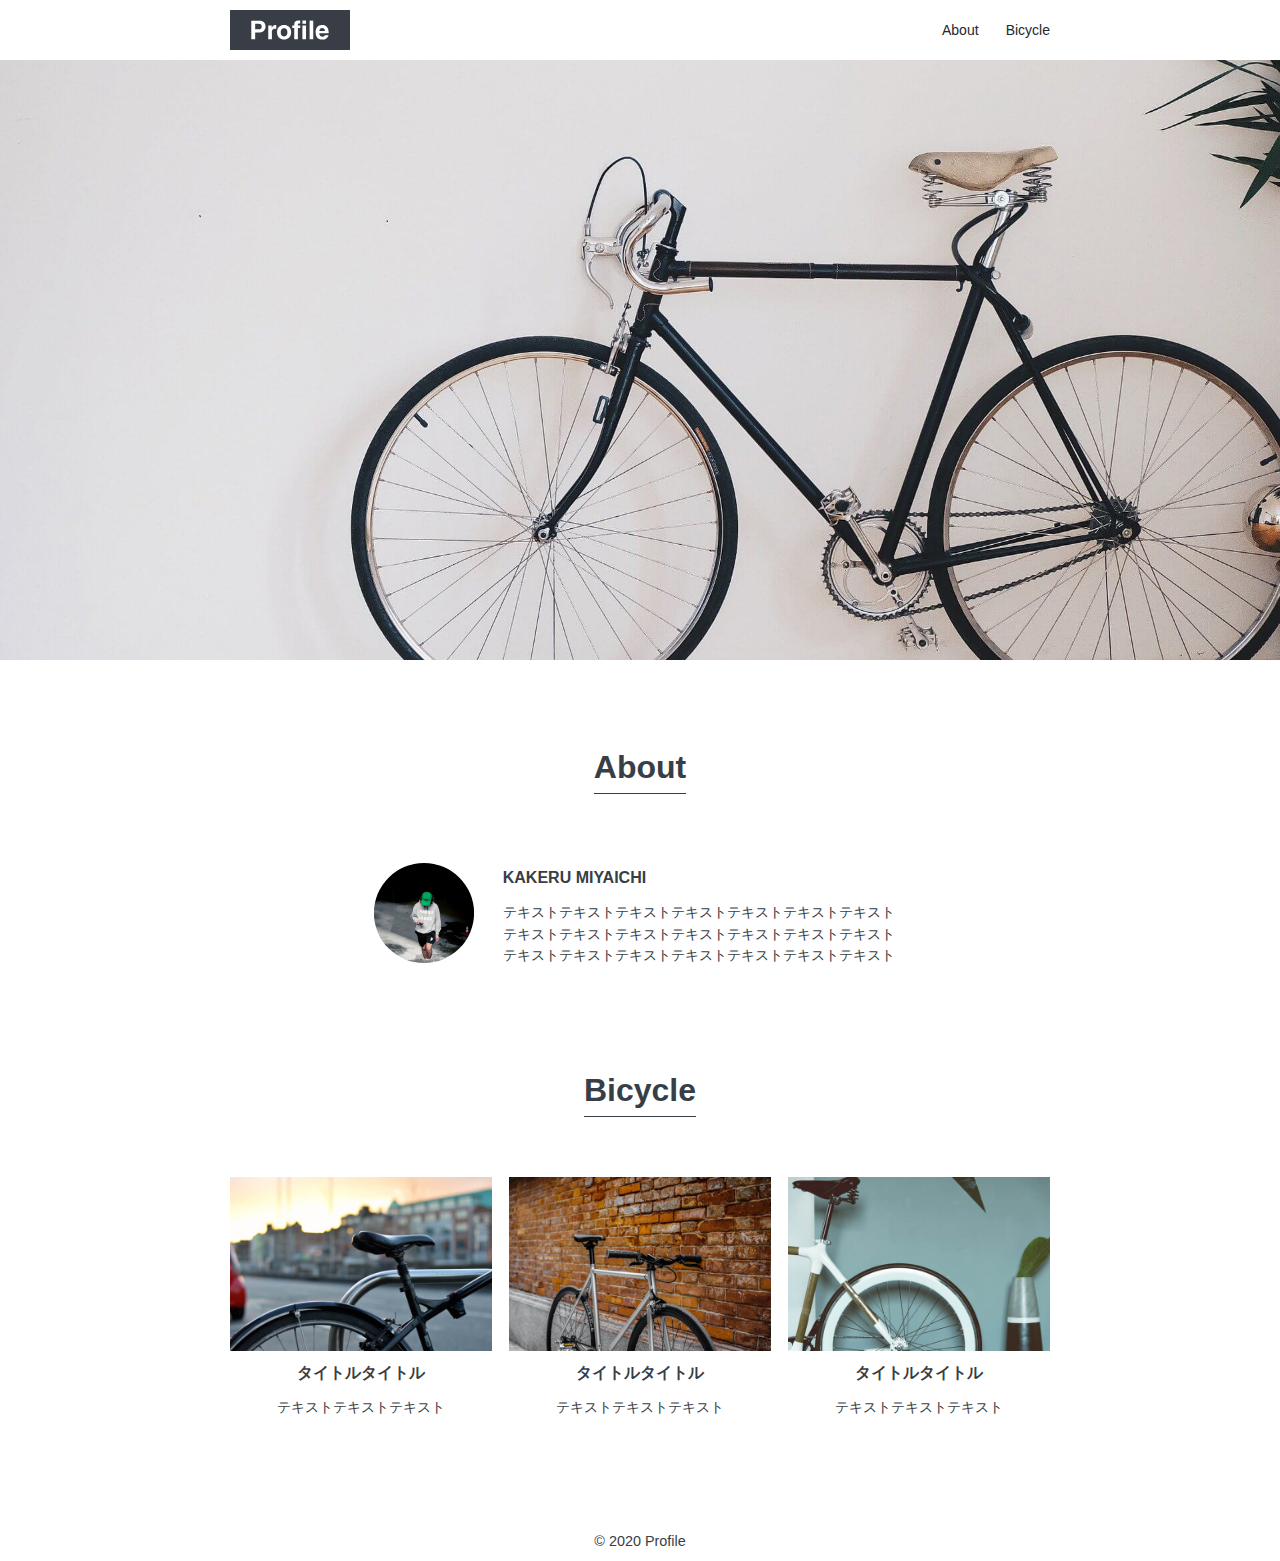
<file: 1/lp/index.html>
<!DOCTYPE html>
<html lang="ja">
<head>
    <meta charset="UTF-8">
    <meta name="viewport" content="width=device-width, initial-scale=1.0">
    <title>Bicycle</title>

    <link rel="stylesheet" type="text/css" href="css/reset.css">
    <link rel="stylesheet" type="text/css" href="css/style.css">
    <link rel="stylesheet" type="text/css" href="css/sp.css">
</head>
<body>
    <!-- header -->
    <header id="header" class="wrapper flex-container">
        <h1>
            <a href="#"><img src="images/logo.svg" alt="Profile" /></a>
        </h1>
        <nav>
            <ul class="flex-container">
                <li><a href="#">About</a></li>
                <li><a href="#">Bicycle</a></li>
            </ul>
        </nav>
    </header>

    <!-- mainvisual -->
    <div id="mainvisual">
        <img src="images/mainvisual.jpg" alt="Bicycle" />
    </div>

    <!-- About -->
    <section class="about-box" >
        <h2 class="section-title">About</h2>
        <div class="about-content flex-container">
            <img src="images/about.jpg">
            <div class="about-text">
                <h3>KAKERU MIYAICHI</h3>
                <p>テキストテキストテキストテキストテキストテキストテキストテキストテキストテキストテキストテキストテキストテキストテキストテキストテキストテキストテキストテキストテキスト</p>
            </div>
        </div>
    </section>

    <!-- Bicycle -->
    <section class="bicycle-box wrapper">
        <h2 class="section-title">Bicycle</h2>
        <div class="bicycle-content flex-container">
            <div class="content-box">
                <img src="images/bicycle1.jpg">
                <h3>タイトルタイトル</h3>
                <p>テキストテキストテキスト</p>
            </div>
            <div class="content-box">
                <img src="images/bicycle2.jpg">
                <h3>タイトルタイトル</h3>
                <p>テキストテキストテキスト</p>
            </div>
            <div class="content-box">
                <img src="images/bicycle3.jpg">
                <h3>タイトルタイトル</h3>
                <p>テキストテキストテキスト</p>
            </div>
        </div>
    </section>

    <!-- footer -->
    <footer>
        <div id="footer">
            <p>&copy; 2020 Profile</p>
        </div>
    </footer>
</body>
</html>
</file>
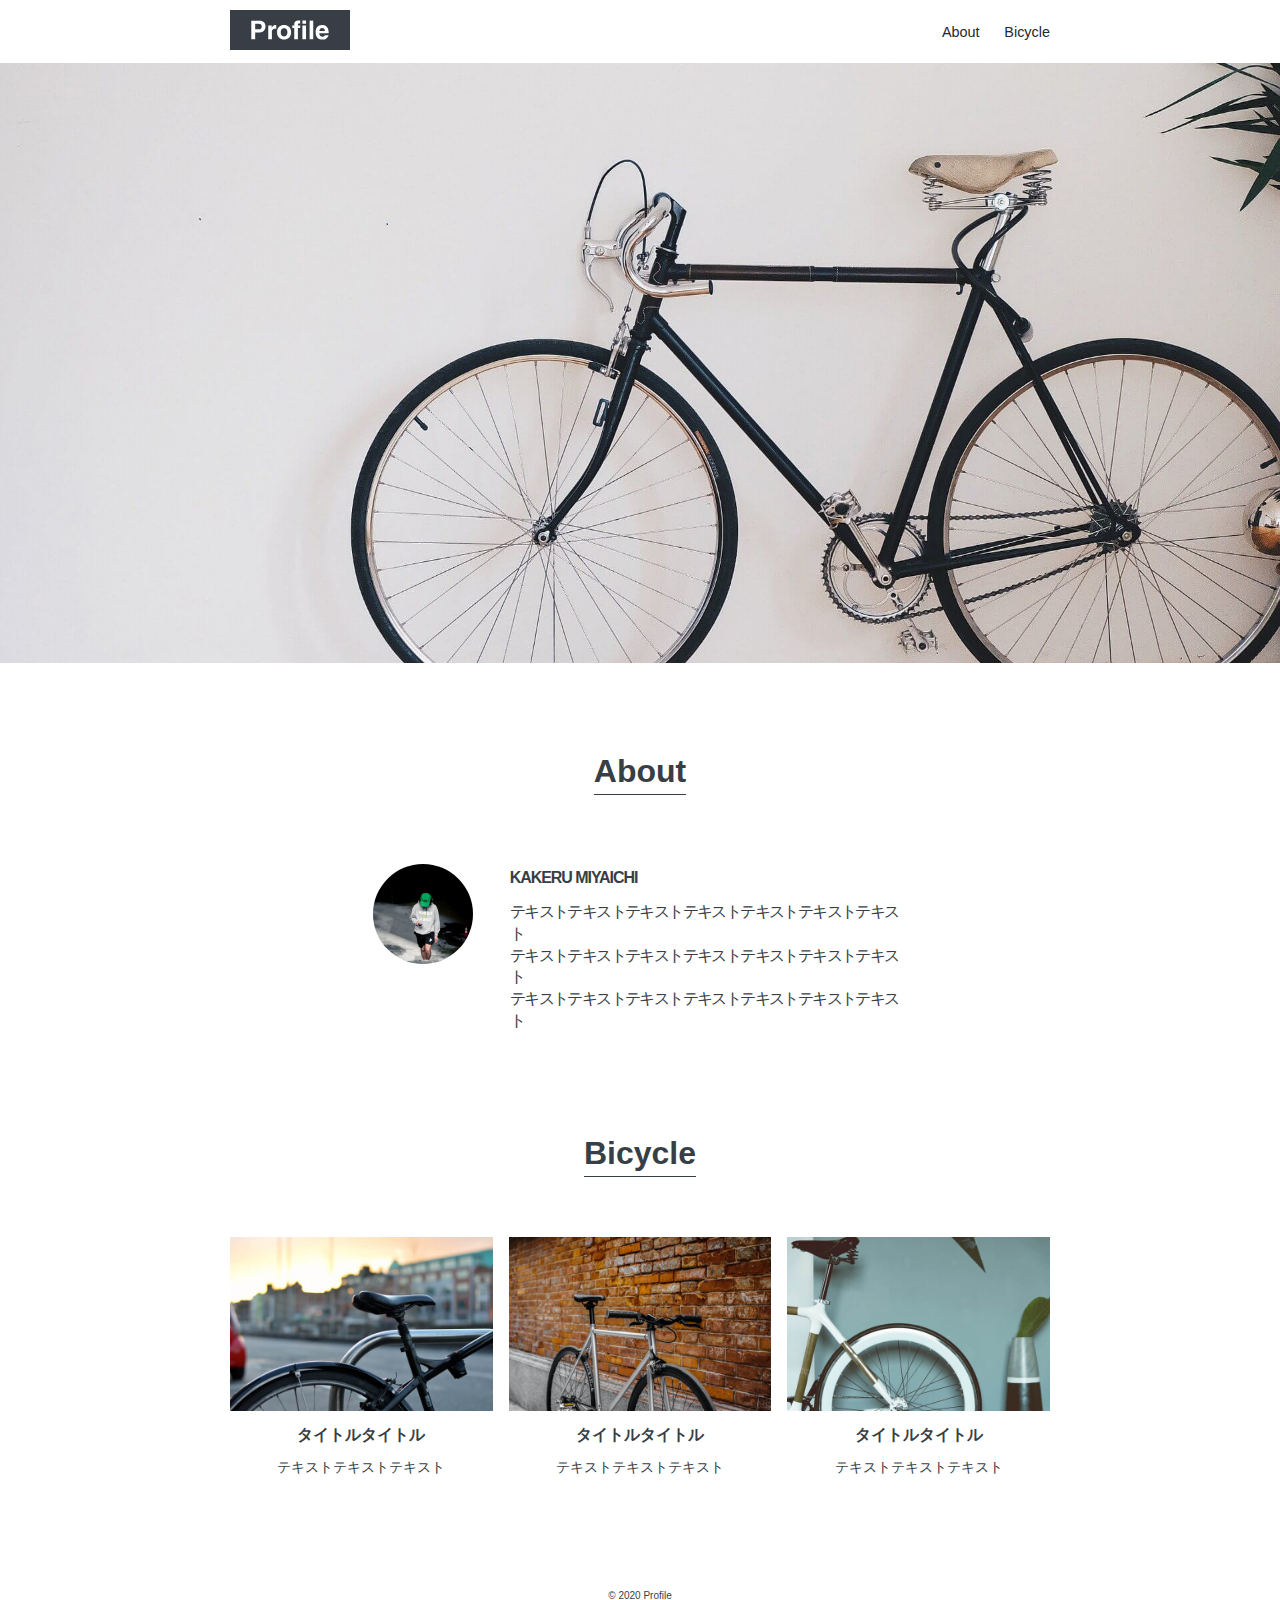
<file: 1/lp2/index.html>
<!doctype html>
<html lang="ja">
<head>
    <meta charset="UTF-8">
    <meta name="viewport" content="width=device-width,initial-scale=1">

    <!-- ページ属性情報 -->
    <title>Plofile</title>
    <meta name="description" content="詳細説明詳細説明詳細説明" />
    <meta name="keywords" content="キーワードキーワードキーワード" />

    <!-- css --->
    <link rel="stylesheet" type="text/css" href="css/reset.css">
    <link rel="stylesheet" type="text/css" href="css/style.css">
    <link rel="stylesheet" type="text/css" href="css/sp.css">

</head>

<body>
    <!-- header -->
    <header id="header" class="wrapper flex-box">
        <h1><a href="#"><img class="img-logo" src="images/logo.svg" alt="Profile"></a></h1>
        <nav>
            <ul class="flex-box">
                <li><a href="#about">About</a></li>
                <li><a href="#bicycle">Bicycle</a></li>
            </ul>
        </nav>
    </header>

    <!-- mainvisual -->
    <div class="mainvisual">
        <img src="images/mainvisual.jpg" alt="Bicycle">
    </div>

    <!-- About -->
    <section id="about" class="wrapper">
        <h2 class="section-title">About</h2>
        <div class="content-box flex-box">
            <img src="images/about.jpg" alt="About image">
            <div class="text-box">
                <h3>KAKERU MIYAICHI</h3>
                <p>テキストテキストテキストテキストテキストテキストテキスト</p>
                <p>テキストテキストテキストテキストテキストテキストテキスト</p>
                <p>テキストテキストテキストテキストテキストテキストテキスト</p>
            </div>
        </div>
    </section>

    <!-- Bicycle -->
    <section id="bicycle" class="wrapper">
        <h2 class="section-title">Bicycle</h2>
        <div class="content-box flex-box">
            <!-- bicycle 1 -->
            <div class="bicycle-content">
                <img src="images/bicycle1.jpg" alt="bicycle1">
                <h3>タイトルタイトル</h3>
                <p>テキストテキストテキスト</p>
            </div>
            <!-- bicycle 2 -->
            <div class="bicycle-content">
                <img src="images/bicycle2.jpg" alt="bicycle2">
                <h3>タイトルタイトル</h3>
                <p>テキストテキストテキスト</p>
            </div>
            <!-- bicycle 3 -->
            <div class="bicycle-content">
                <img src="images/bicycle3.jpg" alt="bicycle3">
                <h3>タイトルタイトル</h3>
                <p>テキストテキストテキスト</p>
            </div>
        </div>
    </section>

    <footer id="footer" class="wrapper">
        <p>&copy; 2020 Profile</p>
    </footer>
</body>
</html>
</file>
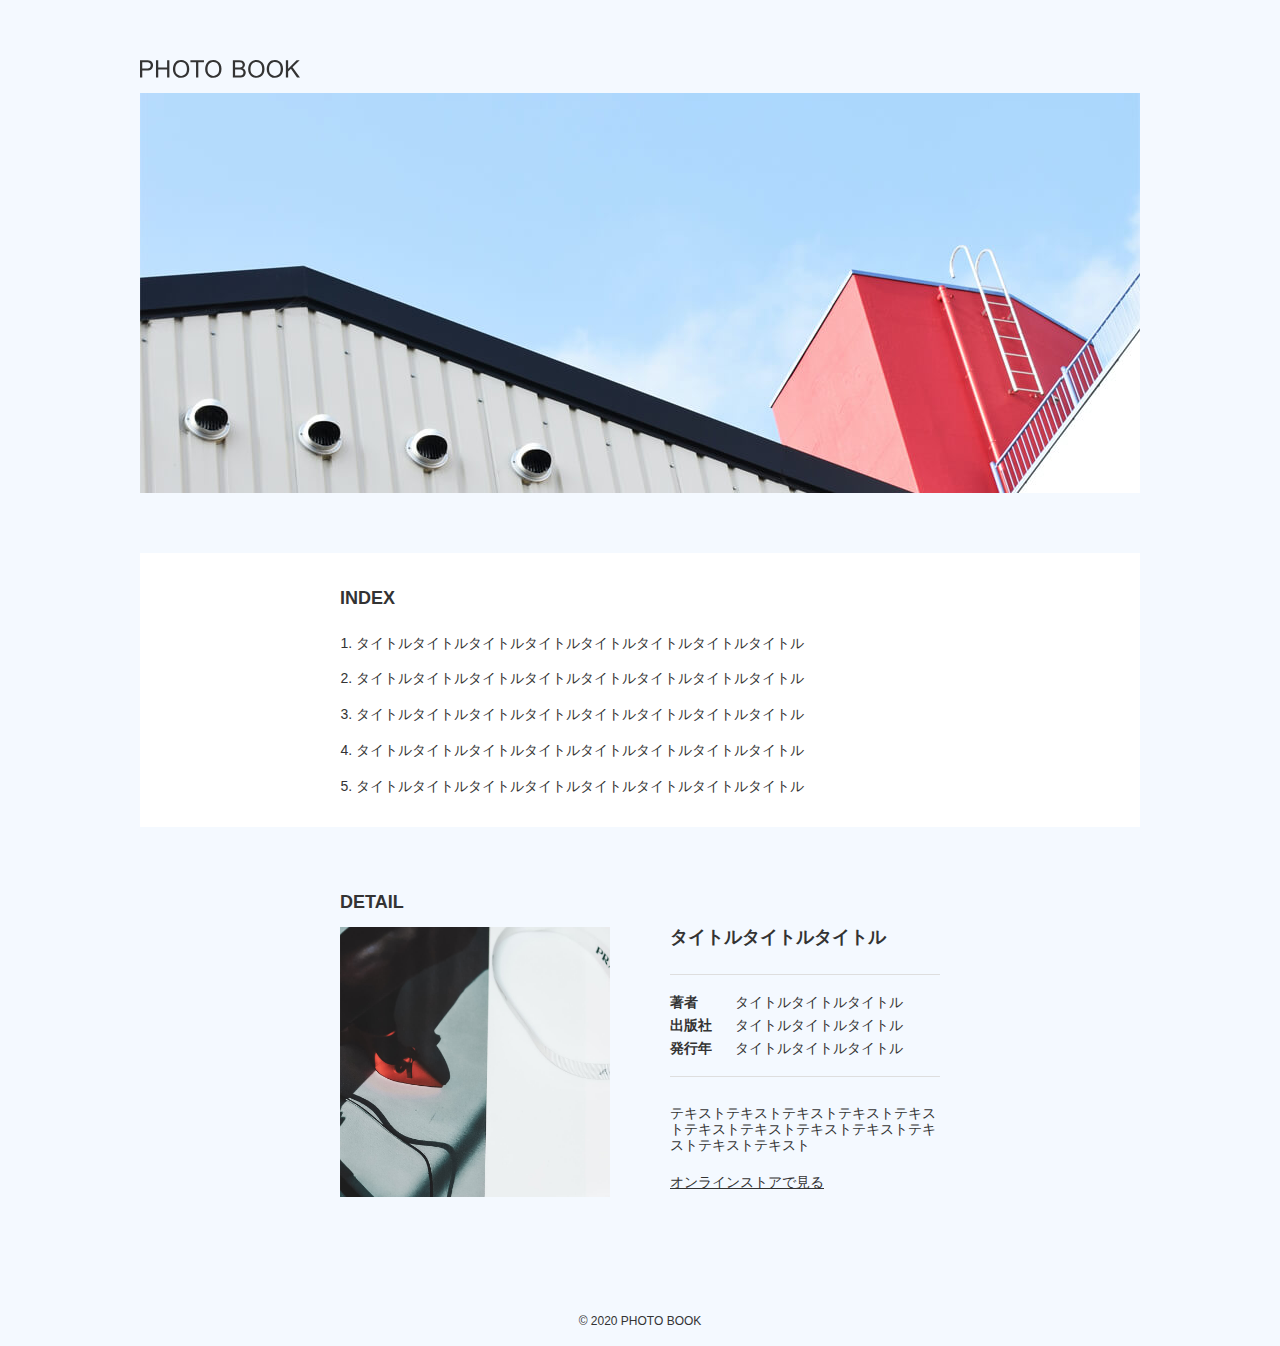
<file: 2/site/index.html>
<!doctype html>
<html lang="ja">
<head>
    <meta charset="UTF-8">
    <meta name="viewport" content="width=device-width,initial-scale=1">

    <!-- ページ属性情報 -->
    <title>PHOTO BOOK</title>
    <meta name="description" content="詳細説明詳細説明詳細説明" />
    <meta name="keywords" content="キーワードキーワードキーワード" />

    <!-- css --->
    <link rel="stylesheet" type="text/css" href="css/reset.css">
    <link rel="stylesheet" type="text/css" href="css/style.css">
    <link rel="stylesheet" type="text/css" href="css/sp.css">
</head>

<body>
    <!-- header -->
    <header id="header">
        <h1><a href="#"><img src="images/logo.svg" alt="PHOTO BOOK"></a></h1>
    </header>

    <!-- mainvisual -->
    <div class="mainvisual">
        <img src="images/mainvisual.jpg" alt="main photo">
    </div>
    <!-- INDEX -->
    <section id="index" class="inner">
        <h2 class="section-title">INDEX</h2>
        <ol>
            <li>タイトルタイトルタイトルタイトルタイトルタイトルタイトルタイトル</li>
            <li>タイトルタイトルタイトルタイトルタイトルタイトルタイトルタイトル</li>
            <li>タイトルタイトルタイトルタイトルタイトルタイトルタイトルタイトル</li>
            <li>タイトルタイトルタイトルタイトルタイトルタイトルタイトルタイトル</li>
            <li>タイトルタイトルタイトルタイトルタイトルタイトルタイトルタイトル</li>
        </ol>
    </section>

    <!-- DETAIL -->
    <section id="detail" class="inner">
        <h2 class="section-title">DETAIL</h2>
        <div class="flex-container">
            <img src="images/detail.jpg" alt="book cover">
            <div class="book-text">
                <h3 class="title">タイトルタイトルタイトル</h3>
                <dl class="attribute">
                    <dt>著者</dt>
                    <dd>タイトルタイトルタイトル</dd>
                    <dt>出版社</dt>
                    <dd>タイトルタイトルタイトル</dd>
                    <dt>発行年</dt>
                    <dd>タイトルタイトルタイトル</dd>
                </dl>
                <div class="comment">
                    <p>テキストテキストテキストテキストテキストテキストテキストテキストテキストテキストテキストテキスト</p>
                </div>
                <a class="store-link" href="#">オンラインストアで見る</a>
            </div>
        </div>
    </section>

    <!-- footer -->
    <footer>
        <p>&copy; 2020 PHOTO BOOK</p>
    </footer>
</body>
</html>
</file>
<file: 1/lp/css/style.css>
@charset "utf-8";

/***
 General Setting
***/
body{
    background: #FFF;
    color: #383E45;
    font-family: "メイリオ", Meiryo, "ヒラギノ角ゴ ProN W3", "Hiragino kaku Gothic ProN", sans-serif;
    min-width: 960px;
    margin: 0 auto;
}

a{
    text-decoration: none;
}
h3{
    font-size: 1rem ;
    font-weight: bold;
}

p{
    font-size: 0.9rem;
}

.flex-container{
    display: flex;
    justify-content: space-between;
    flex-wrap: wrap;
}

.wrapper{
    max-width: 820px;
    margin: 0 auto; 
}

.section-title{
    font-size: 2rem;
    font-weight: bold;
    padding-bottom: 7px;
    border-bottom: solid 1px #383E45 ;
    width:fit-content;
    margin: 0 auto;
}

/***
 header
***/
#header{
    margin:10px auto;
    align-items: center;
}

#header h1 a{
    display: block;
}

#header h1 img{
    width: auto;
    height: 40px;
}

#header nav{
    font-size: 0.875rem;
    width: 108px;
    color: #24292E;
}

#header nav a:hover{
    opacity: 0.8;
}

/***
 mainvisual
***/
#mainvisual{
    margin-bottom: 89px;
}
#mainvisual img{
    width: 100%;
    height: 600px;
    object-fit: cover;
}

/***
 About
***/
.about-box{
    max-width: 540px;
    margin: 0 auto 105px;
}

.about-box .section-title{
    margin-bottom: 69px;
}

.about-content{
    margin-right: 1.67%;
}

.about-content img{
    width: auto;
    height: 100px;
    border-radius: 50%;
    padding:0 0.741%;
}

.about-content .about-text{
   width :75%; 
}

.about-text h3{
    margin-top: 6px;
    margin-bottom: 15px;
}

.about-text p{
    line-height: 1.5;
}

/***
 Bicycle
***/
.bicycle-box{
    margin-bottom: 117px;
}

.bicycle-box .section-title{
    margin-bottom: 60px;
}

.bicycle-box .content-box{
    width: 32%;    
}

.bicycle-box .content-box img{
    width: 100%;
    height: auto;
}

.bicycle-box .content-box h3{
    text-align: center;
    margin: 13px auto 17px;
}


.bicycle-box .content-box p{
    text-align: center;
}

/***
 footer
***/
#footer{
    text-align: center;
    margin-bottom: 12px;
}
</file>
<file: 1/lp/css/sp.css>
@charset "utf-8";

@media screen and (max-width:600px) {
    body{
        min-width: 0;
    }

    .wrapper{
        width:96%;
    }

    /***
     About
    ***/
    .about-box{
        margin:0 auto 96px;
    }
    .about-box .section-title{
        margin-bottom: 60px;
    }

    .about-content{
        display: block;
        text-align: center;
    }
    .about-content .about-text{
        width: 88.3%;
        margin-left: 4%;
        text-align: left;        
    }

    .about-text h3{
        margin: 15px 0;
}

    /***
     Bicycle
    ***/
    .bicycle-content{
        display: block;
    }

    .bicycle-box .content-box{
        width: 96%;   
        margin-bottom: 34px; 
    }
    
    .bicycle-box .content-box img{
        width: 100%;
        height: auto;
    }
    
    .bicycle-box .content-box h3{
        text-align: center;
        margin: 13px auto 17px;
    }
    
    .bicycle-box .content-box p{
        text-align: center;
    }
</file>
<file: 1/lp2/css/style.css>
@charset "UTF-8";

/***
* General Settings
***/
body{
    font-family: "メイリオ", Meiryo, "ヒラギノ角ゴ ProN W3", "Hiragino kaku Gothic ProN", sans-serif;
    color: #383E45;
    background: #fff;
    line-height: 1;
}


h2{
    font-size: 2rem;    /* 32px */
    font-weight: bold;
}

h3{
    font-size: 1rem;    /* 16px */
    font-weight: bold;
}


.wrapper{
    max-width: 960px;
    margin: 0 auto;
    padding: 0 4%;
}

.flex-box{
    display: flex;
    justify-content: space-between;
}

.section-title{
    display: inline-block;
    padding-bottom: 7px;
    border-bottom: solid 1px;
}


/***
* header
***/
#header{
    margin: 10px auto;
    align-items: center;
}

#header h1{
    margin-left: 2.2%;
}
#header h1 a{
    display: block;
}
#header .img-logo{
    width: 120px;
    height: auto;
}

#header nav{
    margin-right: 2.2%;
    width: 108px;       /* navのwidthは固定とする */
}

#header nav ul li a{
    font-size: 0.9rem;
    color:#24292E;
}
#header nav ul li a:hover{
    opacity: 0.7;
}

/***
* mainvisual
***/
.mainvisual{
    margin-bottom: 89px;
}
.mainvisual img{
    width: 100%;
    height:600px;
    object-fit: cover;
}

/***
* About
***/
#about{
    text-align: center;
    margin-bottom: 105px;
}

#about .content-box{
    margin: 69px 18.9% 0;
}

#about .content-box img{
    height: 100px;
    width: auto;
    border-radius: 50%;
}

#about .content-box .text-box{
    width: 74.42%;
    text-align: left;
    margin-top: 6px;
}

#about .content-box .text-box h3{
    margin-bottom: 15px;
    letter-spacing: -0.066em;
}

#about .content-box .text-box p{
    line-height: 1.36;
    letter-spacing: -0.1em;
}

/***
* Bicycle
***/
#bicycle{
    text-align: center;
    margin-bottom: 117px;
}

#bicycle .content-box{
    margin: 60px 2.2% 0;
}

#bicycle .bicycle-content{
    width: 32.05%;
}

#bicycle .bicycle-content img{
    width: 100%;
    height: auto;
    object-fit: cover;
}

#bicycle .bicycle-content h3{
    margin: 13px auto 17px;
}

#bicycle .bicycle-content p{
    font-size: 0.9rem;
}

/***
* footer
***/
#footer{
    text-align: center;
    margin-bottom: 12px;
}

#footer p{
    font-size: 0.625rem;
}
</file>
<file: 1/lp2/css/sp.css>
@charset "UTF-8";

@media screen and (max-width:600px) {
    /***
    * General Settings
    ***/
    .wrapper{
        max-width: 600px;
    }

    #about .flex-box, #bicycle .flex-box{
        display:block;      /* flex解除 */
    }

    /***
    * header
    ***/
    #header{
        margin: 10px auto;
        padding: 0 3.2% 0 2.67%;
    }

    #header h1{
        margin-left: 0;
    }

    #header nav{
        margin-right: 0;
    }

    /***
    * mainvisual
    ***/
    /* とくに設定なし */

    /***
    * About
    ***/
    #about{
        margin-bottom: 93px;
    }
    #about .content-box{
        margin: 60px 0 0 0;
    }
    #about .content-box .text-box{
        width: 100%;
        margin-top: 15px;
        padding-right: 19px;
    }

    /***
    * Bicycle
    ***/
    #bicycle .content-box{
        margin: 60px 0 0;
    }
    
    #bicycle .bicycle-content{
        width: 100%;
        margin-bottom: 34px;
    }





} /* max-width:600px */
</file>
<file: 2/site/css/style.css>
@charset "UTF-8";

/***
* General Setting
***/
body{
    background: #F4F9FF;
    font-size: 0.875rem;
    font-family: "メイリオ", Meiryo, "ヒラギノ角ゴ ProN W3", "Hiragino kaku Gothic ProN", sans-serif;
    color: #333333;
    max-width: 1000px;
    margin:0 auto;
}

h2,h3{
    font-size: 1.125rem;
    font-weight: bold;    
}

.inner{
    max-width: 600px;
    width: 60%;
    margin: 0 auto;
    padding: 0 20%;
    box-sizing: content-box;
}

/***
* header
***/
#header{
    margin: 60px auto 15px;
}

#header a{
    display: inline-block;
}
#header img{
    width: 160px;
    height: auto;
}

/***
* mainvisual
***/
.mainvisual{
    margin-bottom: 60px;
}

.mainvisual img{
    width: 100%;
    height: 400px;
    object-fit: cover;
}

/***
* INDEX
***/
#index{
    background: #fff;
    margin-bottom: 65px;
}

#index .section-title{
    padding: 35px 0 17px;
}

#index ol{
    list-style: decimal;
    padding-left: 16px;
    padding-bottom: 22.5px;
    line-height: 2.56;
}

/***
* DETAIL
***/
#detail{
    margin-bottom: 118px;
}

#detail .section-title{
    margin-bottom: 14px;
}

#detail .flex-container{
    display: flex;
    justify-content: space-between;
}

#detail img{
    width: 45%;
    height: auto;
    object-fit: cover;

}

#detail .book-text{
    width: 45%;
}

#detail .book-text .title{
    margin-bottom: 26px;
}

#detail .book-text .attribute{
    margin-bottom: 28px;
    padding: 19px 0 20px;
    border-top: solid 1px #DEDEDE;
    border-bottom: solid 1px #DEDEDE;

}

#detail .book-text .attribute{
    display: flex;
    flex-wrap: wrap;
    width: 100%;
    row-gap: 7px;
}

#detail .book-text .attribute dt{
    width: 24.07%
}

#detail .book-text .attribute dd{
    width: 75.93%;
}

#detail .book-text .comment{
    margin-bottom: 21px;
}

#detail .book-text .store-link{
    text-decoration: underline;
}

/***
* footer
***/
footer{
    text-align: center;
    font-size: 0.75rem;
    margin-bottom: 17px;
}
</file>
<file: 2/site/css/sp.css>
@charset "UTF-8";

@media screen and (max-width:1024px){
    /***
    * General Settings
    ***/
    body{
        max-width: none;
    }

    .inner{
        width: 78.6%;
        padding: 0 10.7%;
    }

    /***
    * header
    ***/
    #header{
        margin-left: 2.667%;
    }

    /***
    * mainvisual
    ***/
    .mainvisual{
        margin: 0 2.667% 60px;
    }

    /***
    * INDEX
    ***/

    /***
    * DETAIL
    ***/
    #detail .flex-container{
        display: block; 
    }

    #detail img{
        width: 100%;
        margin-bottom: 28px;
    }

    #detail .book-text{
        width: 100%;
    }

}
</file>
